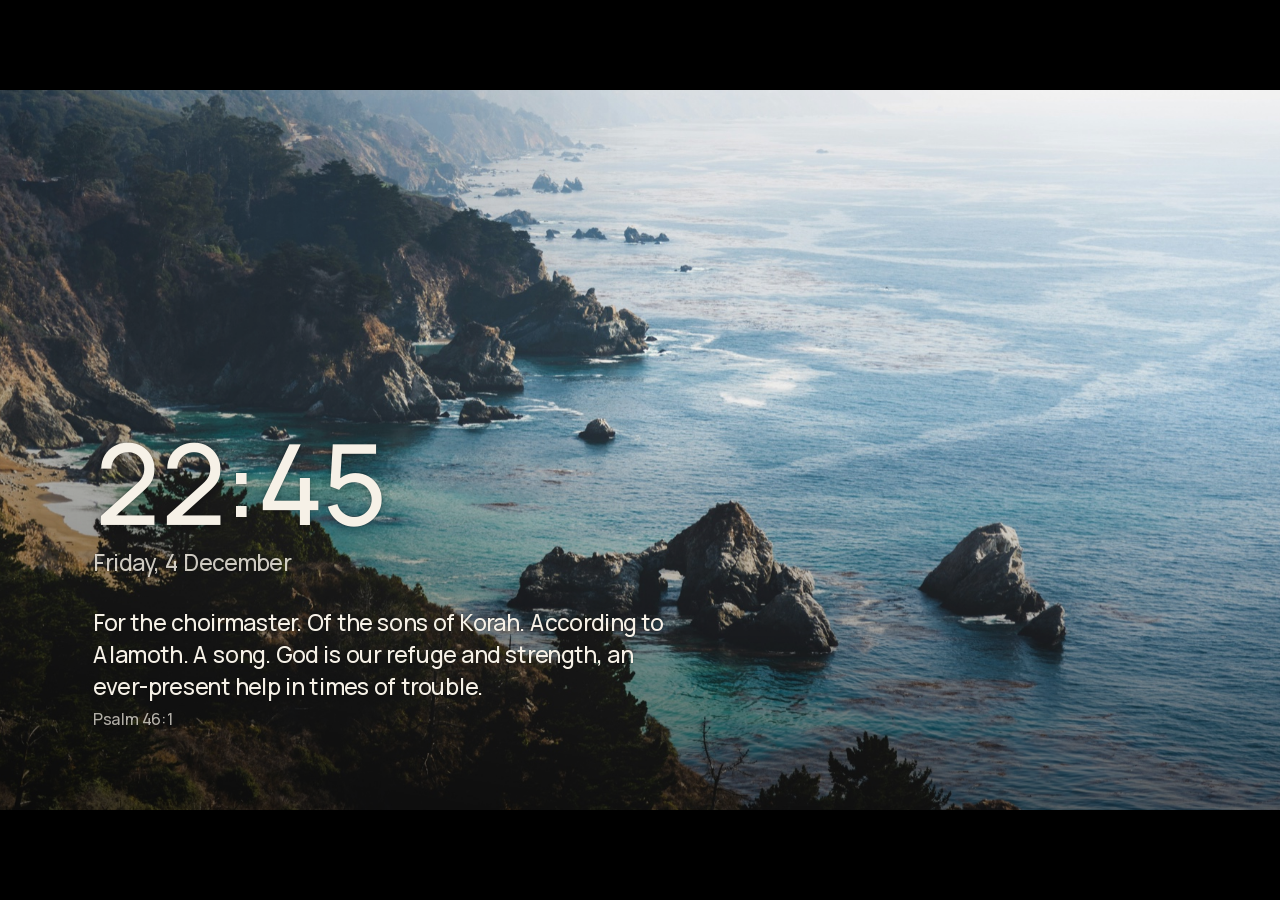
<file: web/dream.html>
<!doctype html>
<html lang="en">
<head>
<meta charset="utf-8">
<meta name="viewport" content="width=1920">
<title>Screensaver</title>
<link rel="stylesheet" href="assets/fonts.css">
<link rel="stylesheet" href="dream.css">
</head>
<body>
<main class="stage" id="stage">
  <img class="photo" id="photoA" alt="">
  <img class="photo" id="photoB" alt="">
  <div class="shade"></div>
  <div class="card" id="card">
    <div class="clock" id="clock"></div>
    <div class="date" id="date"></div>
    <div class="verse" id="verse"><span class="verse-text" id="verseText"></span><span class="verse-ref" id="verseRef"></span></div>
  </div>
</main>
<script src="assets/wallpapers/catalog.js"></script>
<script src="assets/verses.js"></script>
<script src="dream.js"></script>
</body>
</html>
</file>
<file: web/assets/fonts.css>
@font-face{font-family:Manrope;src:url(manrope.woff2) format("woff2");font-weight:400 700;font-display:swap}
</file>
<file: web/dream.css>
/* The screensaver (dream.html): a fixed 1920x1080 stage like the home screen. Only transform and opacity animate. */
html,body{margin:0;height:100%;background:#000;overflow:hidden}
.stage{position:absolute;left:0;top:0;width:1920px;height:1080px;overflow:hidden;transform-origin:0 0;background:#000;color:#f6f1e7;font-family:Manrope,Arial,sans-serif}
.photo{position:absolute;left:0;top:0;width:1920px;height:1080px;object-fit:cover;opacity:0;transform:scale(1);transition:opacity 3s ease}
.photo.is-on{opacity:1}
/* Slow drift, so the picture is never quite still. */
.photo.is-drift{transform:scale(1.08) translate3d(-24px,-12px,0);transition:opacity 3s ease,transform 120s linear}
.shade{position:absolute;inset:0;background:linear-gradient(to top,rgba(0,0,0,.55),rgba(0,0,0,0) 55%),linear-gradient(to right,rgba(0,0,0,.28),rgba(0,0,0,0) 50%)}
.card{position:absolute;left:140px;bottom:120px;max-width:860px;display:flex;flex-direction:column;text-shadow:0 1px 3px rgba(0,0,0,.35),0 4px 18px rgba(0,0,0,.25);transition:opacity 1.5s ease}
.card.is-right{left:auto;right:140px;align-items:flex-end;text-align:right}
.card.is-hidden{opacity:0}
.clock{font-size:168px;line-height:1;font-weight:500;letter-spacing:-6px;font-variant-numeric:tabular-nums}
.date{margin-top:14px;font-size:34px;line-height:44px;font-weight:500;opacity:.82}
.verse{margin-top:44px;display:flex;flex-direction:column;gap:10px}
.verse-text{font-size:34px;line-height:48px;font-weight:500}
.verse-ref{font-size:24px;line-height:32px;font-weight:500;opacity:.7}
</file>
